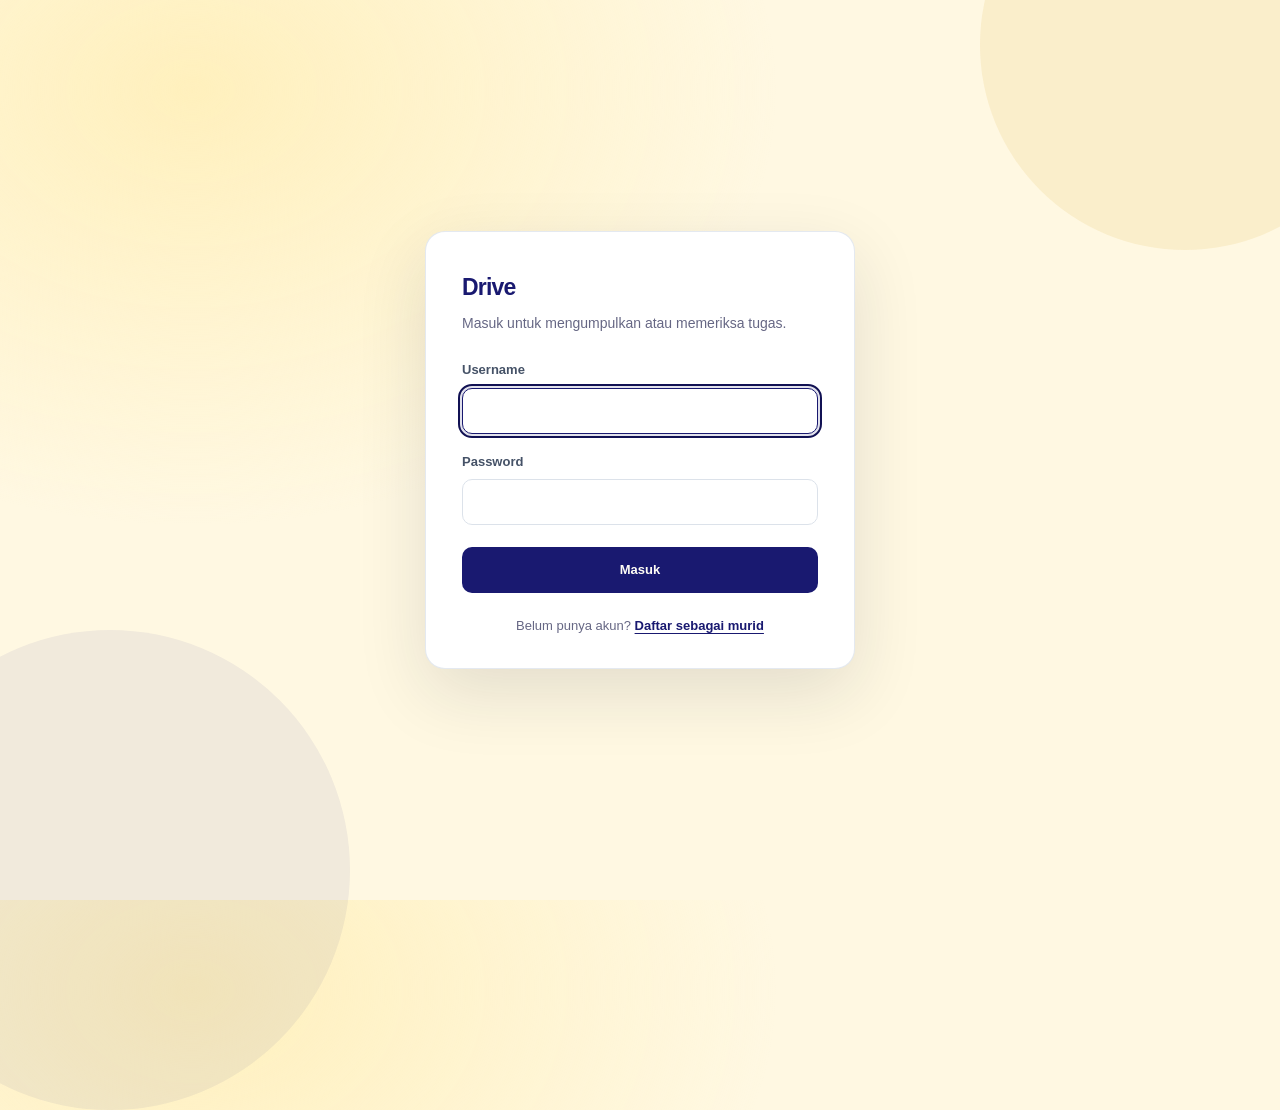
<file: webdrive/index.html>
<!DOCTYPE html>
<html lang="id">
<head>
<meta charset="UTF-8">
<meta name="viewport" content="width=device-width, initial-scale=1">
<title>Web Drive Tugas Python</title>
<link rel="stylesheet" href="style.css">
</head>
<body class="auth-body" data-page="index" data-public="true">
<div class="auth-wrap">
    <p style="color:#8a8a8a;">Memuat...</p>
</div>
<script src="common.js"></script>
<script src="auth.js"></script>
</body>
</html>
</file>
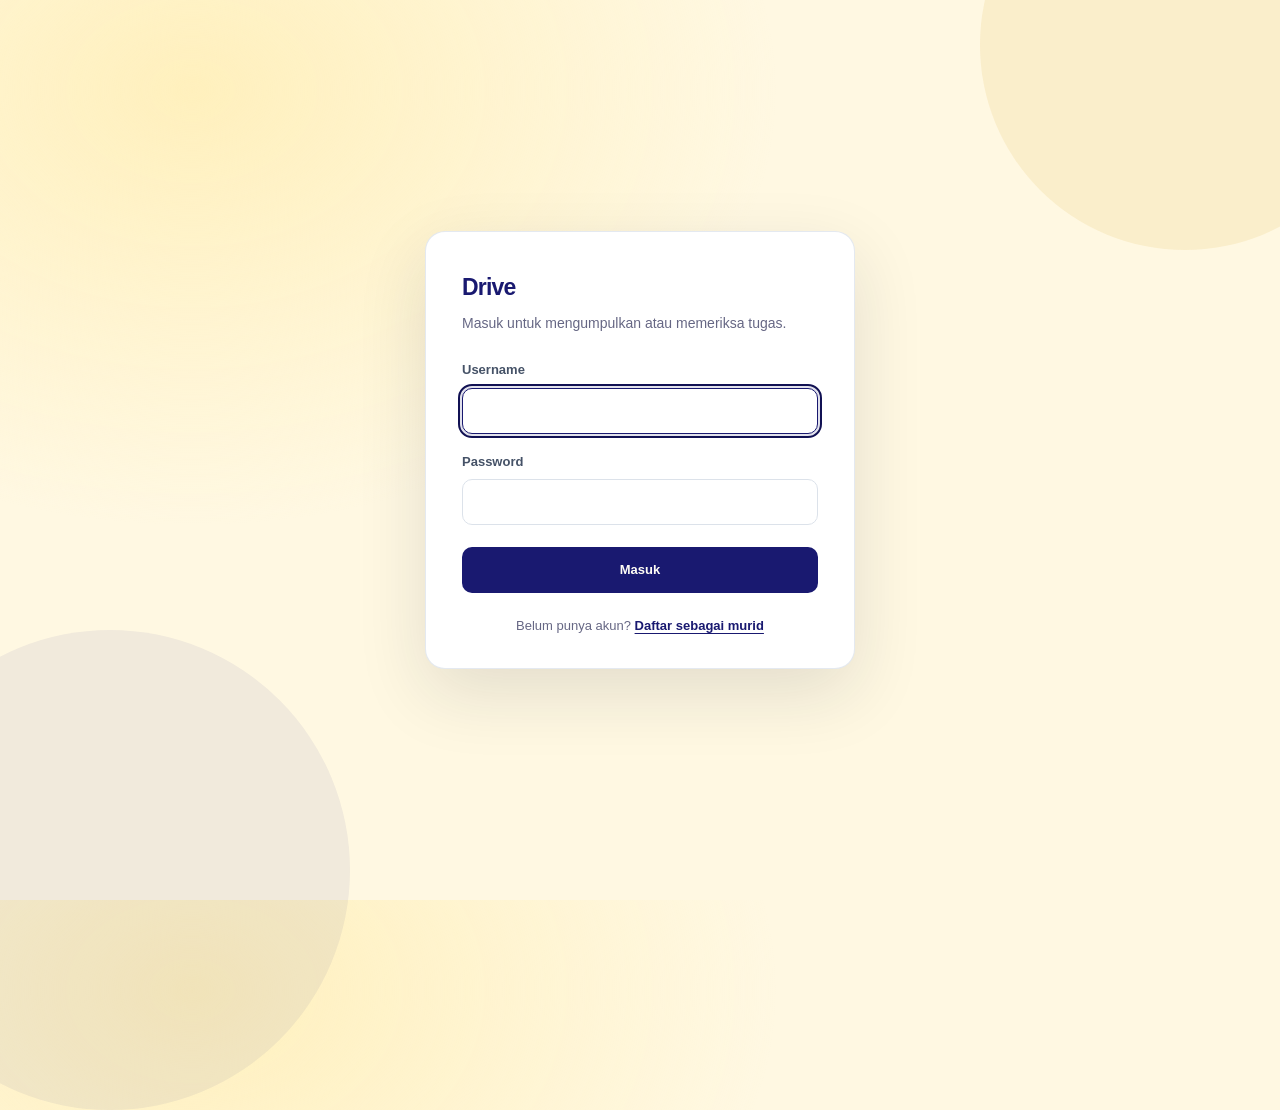
<file: webdrive/dashboard-guru.html>
<!DOCTYPE html>
<html lang="id">
<head>
<meta charset="UTF-8">
<meta name="viewport" content="width=device-width, initial-scale=1">
<title>Dashboard Guru - Web Drive Tugas Python</title>
<link rel="stylesheet" href="style.css?v=4">
</head>
<body class="dashboard-guru-page">

<header>
    <h1>🎓 Dashboard Guru</h1>
    <div class="header-right">
        <span class="user-chip">👤 <span id="userName">...</span></span>
        <button class="btn btn-logout" id="logoutBtn">Keluar</button>
    </div>
</header>

<main>
    <div id="flash" class="flash" style="display:none;"></div>

    <div class="stats">
        <div class="stat"><div class="num" id="statTotal">0</div><div class="lbl">Tugas masuk</div></div>
        <div class="stat pending"><div class="num" id="statPending">0</div><div class="lbl">Belum diperiksa</div></div>
        <div class="stat done"><div class="num" id="statDone">0</div><div class="lbl">Sudah diperiksa</div></div>
        <div class="stat"><div class="num" id="statStudents">0</div><div class="lbl">Murid yang mengumpulkan</div></div>
    </div>

    <div class="card">
        <h2>Tugas dari murid</h2>

        <div class="filters">
            <input type="text" id="search" placeholder="Cari nama murid, nama file, atau keterangan..." aria-label="Cari tugas">
            <select id="statusFilter" aria-label="Filter status">
                <option value="all">Semua status</option>
                <option value="pending">Belum diperiksa</option>
                <option value="done">Sudah diperiksa</option>
            </select>
        </div>

        <div id="tableWrapper"><p class="empty">Memuat data...</p></div>
    </div>

    <!-- Hasil Run ala terminal VS Code -->
    <div id="runModal" class="modal-overlay" style="display:none;">
        <div class="terminal-box">
            <div class="terminal-titlebar">
                <div class="terminal-dots">
                    <span class="dot-red"></span>
                    <span class="dot-yellow"></span>
                    <span class="dot-green"></span>
                </div>
                <span class="terminal-tab" id="runFilename">Terminal</span>
            </div>
            <div class="terminal-body">
                <div class="terminal-prompt" id="runPrompt"></div>
                <pre class="terminal-output" id="runOutput"></pre>
                <div class="terminal-status" id="runStatus"></div>
            </div>
            <div class="terminal-footer">
                <button id="closeModal">Tutup Terminal</button>
            </div>
        </div>
    </div>
</main>

<script src="common.js"></script>
<script src="guru.js"></script>
</body>
</html>
</file>
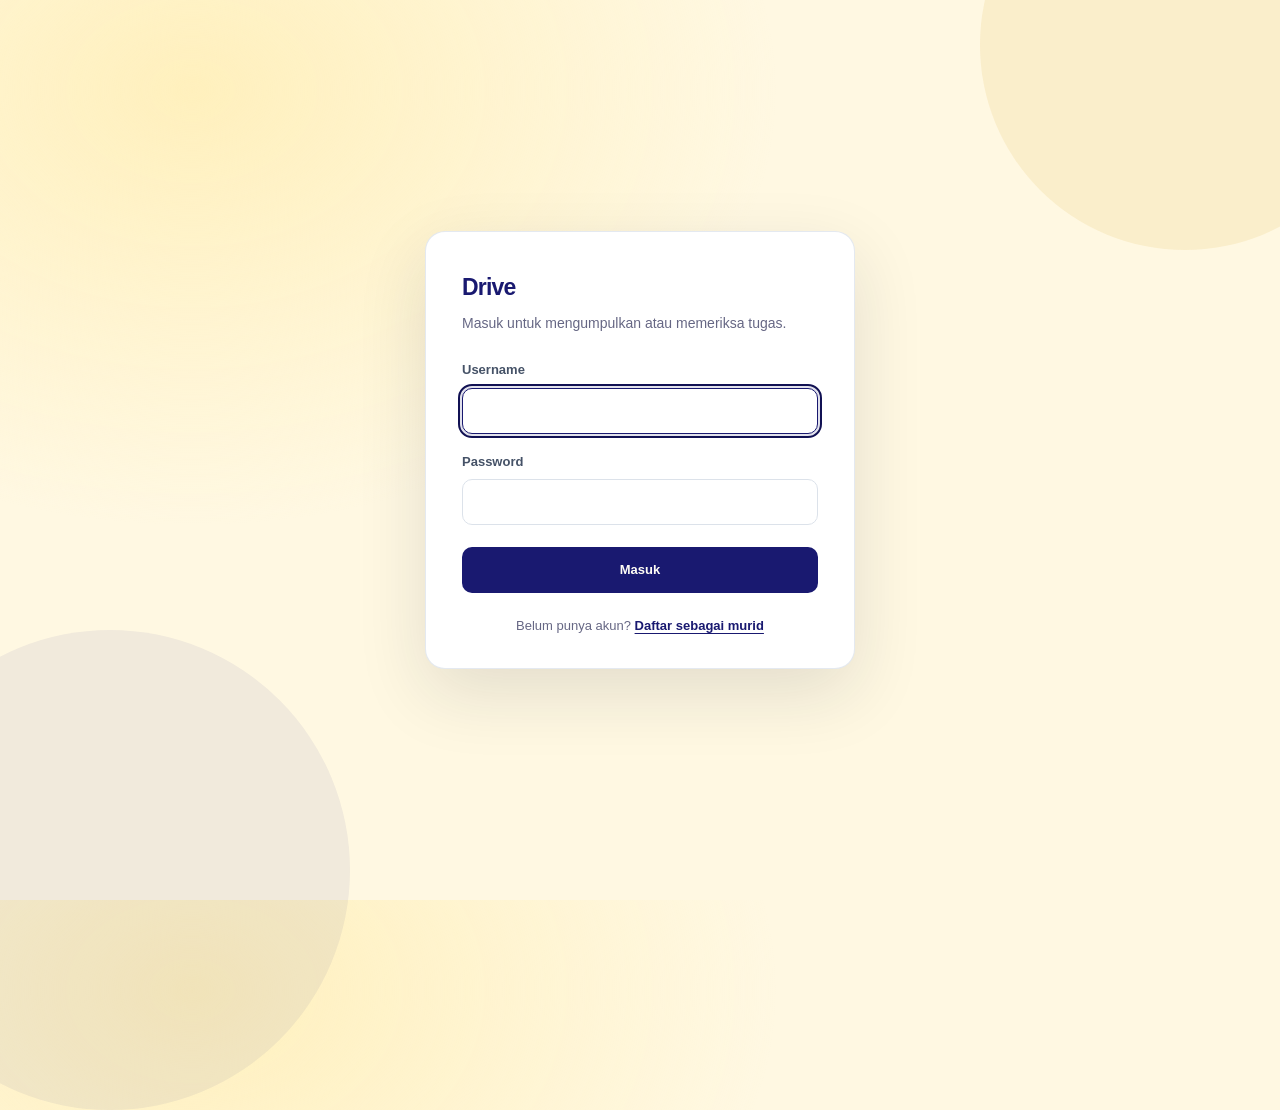
<file: webdrive/dashboard-murid.html>
<!DOCTYPE html>
<html lang="id">
<head>
<meta charset="UTF-8">
<meta name="viewport" content="width=device-width, initial-scale=1">
<title>Dashboard Murid - Web Drive Tugas Python</title>
<link rel="stylesheet" href="style.css?v=5">
</head>
<body class="dashboard-murid-page">

<header>
    <h1>Dashboard Murid</h1>
    <div class="header-right">
        <span class="user-chip">👤 <span id="userName">...</span></span>
        <button class="btn btn-logout" id="logoutBtn">Keluar</button>
    </div>
</header>

<main>
    <div id="flash" class="flash" style="display:none;"></div>

    <div class="card">
        <h2>Kumpulkan tugas</h2>
        <form class="upload-form" id="uploadForm">
            <div class="form-group upload-file-group">
                <label for="pyfile">File Python (.py, maksimal 5 MB)</label>
                <input type="file" id="pyfile" accept=".py" required>
            </div>
            <div class="form-group">
                <label for="description">Keterangan tugas</label>
                <input type="text" id="description" placeholder="Contoh: Tugas 3 - Looping (opsional)">
            </div>
            <div class="form-group upload-submit-group">
                <button type="submit" class="btn btn-primary" id="uploadBtn">⬆ Unggah</button>
            </div>
        </form>
    </div>

    <div class="card">
        <h2>Tugas yang sudah kamu kumpulkan <span id="summary" style="color:#8a8a8a;font-size:13px;font-weight:400;"></span></h2>
        <div id="tableWrapper"><p class="empty">Memuat data...</p></div>
        <p class="hint">Tugas yang sudah diperiksa guru tidak bisa dihapus lagi.</p>
    </div>
</main>

<script src="common.js"></script>
<script src="murid.js"></script>
</body>
</html>
</file>
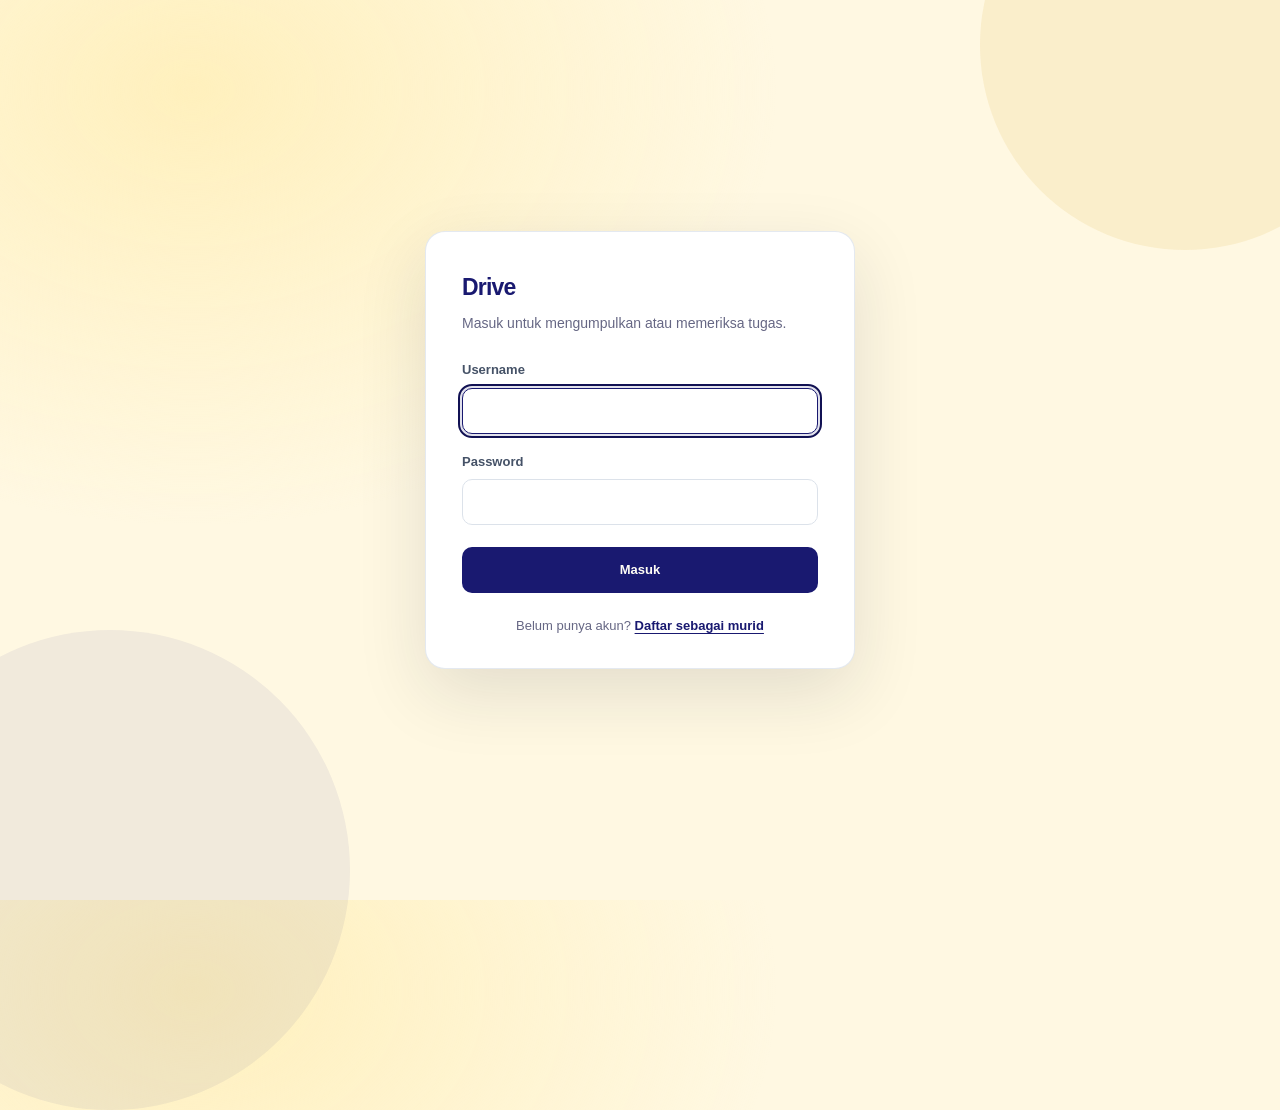
<file: webdrive/login.html>
<!DOCTYPE html>
<html lang="id">
<head>
<meta charset="UTF-8">
<meta name="viewport" content="width=device-width, initial-scale=1">
<title>Masuk - Web Drive Tugas Python</title>
<link rel="stylesheet" href="style.css?v=4">
</head>
<body class="auth-body" data-page="login" data-public="true">
<div class="auth-wrap">
    <div class="auth-card">
<h1>Drive</h1>
        <p class="auth-sub">Masuk untuk mengumpulkan atau memeriksa tugas.</p>

        <div id="flash" class="flash" style="display:none;"></div>

        <form id="loginForm">
            <div class="form-group">
                <label for="username">Username</label>
                <input type="text" id="username" autocomplete="username" required autofocus>
            </div>
            <div class="form-group">
                <label for="password">Password</label>
                <input type="password" id="password" autocomplete="current-password" required>
            </div>
            <button type="submit" class="btn btn-primary btn-block" id="loginBtn">Masuk</button>
        </form>

        <p class="auth-switch">Belum punya akun? <a href="register.html">Daftar sebagai murid</a></p>
    </div>
</div>
<script src="common.js"></script>
<script src="auth.js"></script>
</body>
</html>
</file>
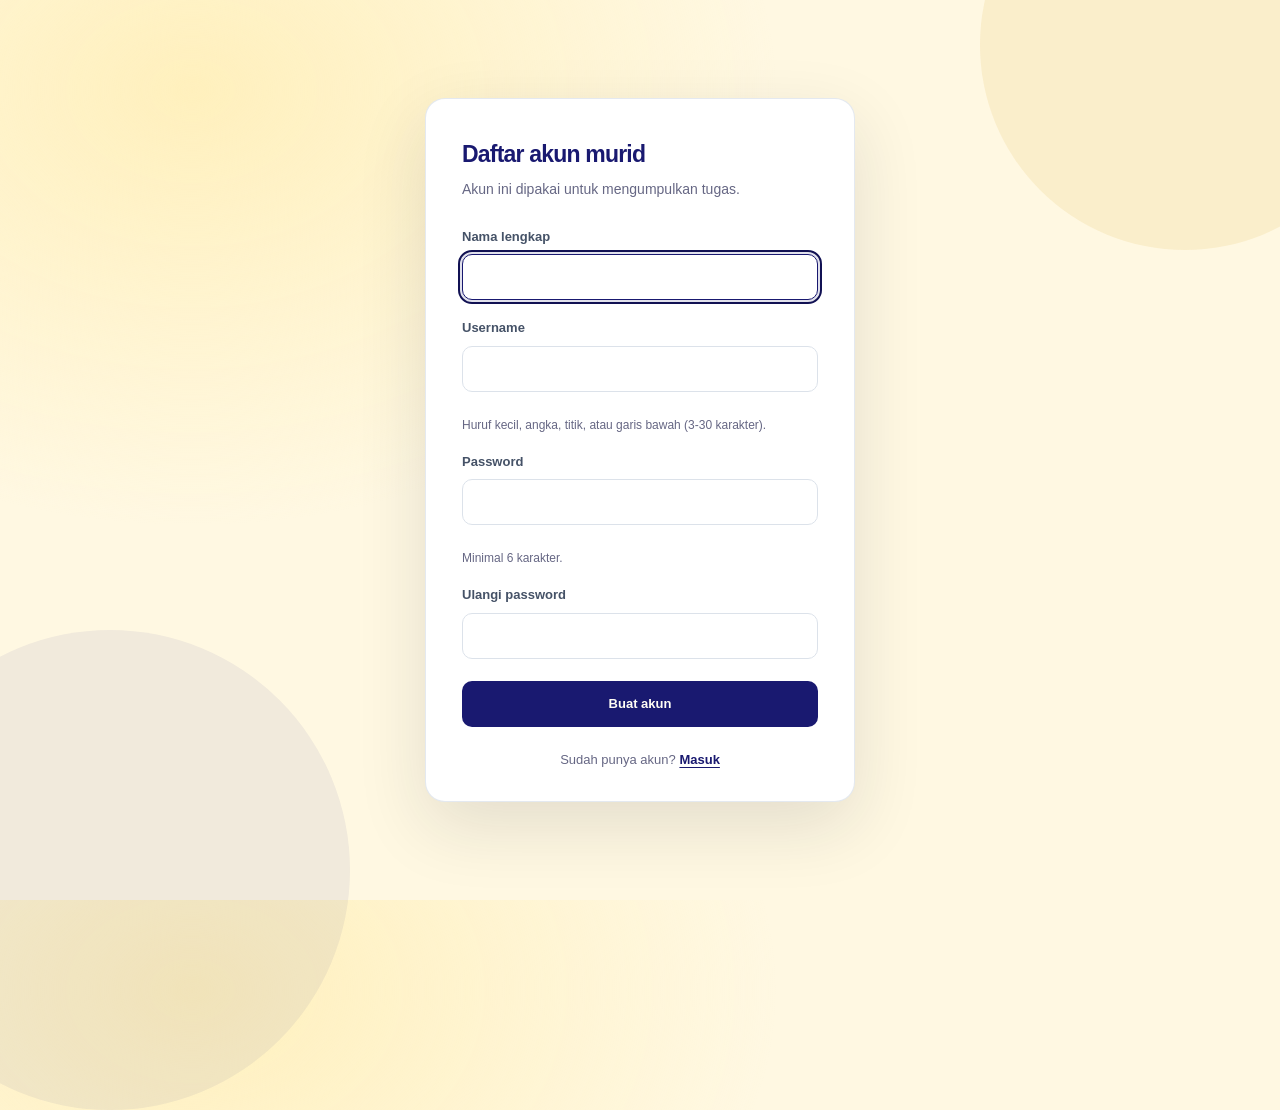
<file: webdrive/register.html>
<!DOCTYPE html>
<html lang="id">
<head>
<meta charset="UTF-8">
<meta name="viewport" content="width=device-width, initial-scale=1">
<title>Daftar Murid - Web Drive Tugas Python</title>
<link rel="stylesheet" href="style.css?v=6">
</head>
<body class="auth-body" data-page="register" data-public="true">
<div class="auth-wrap">
    <div class="auth-card">
        <h1>Daftar akun murid</h1>
        <p class="auth-sub">Akun ini dipakai untuk mengumpulkan tugas.</p>

        <div id="flash" class="flash" style="display:none;"></div>

        <form id="registerForm">
            <div class="form-group">
                <label for="name">Nama lengkap</label>
                <input type="text" id="name" autocomplete="name" required autofocus>
            </div>
            <div class="form-group">
                <label for="username">Username</label>
                <input type="text" id="username" autocomplete="username" required>
                <p class="hint">Huruf kecil, angka, titik, atau garis bawah (3-30 karakter).</p>
            </div>
            <div class="form-group">
                <label for="password">Password</label>
                <input type="password" id="password" autocomplete="new-password" required minlength="6">
                <p class="hint">Minimal 6 karakter.</p>
            </div>
            <div class="form-group">
                <label for="password2">Ulangi password</label>
                <input type="password" id="password2" autocomplete="new-password" required>
            </div>
            <button type="submit" class="btn btn-primary btn-block" id="registerBtn">Buat akun</button>
        </form>

        <p class="auth-switch">Sudah punya akun? <a href="login.html">Masuk</a></p>
    </div>
</div>
<script src="common.js"></script>
<script src="auth.js"></script>
</body>
</html>
</file>
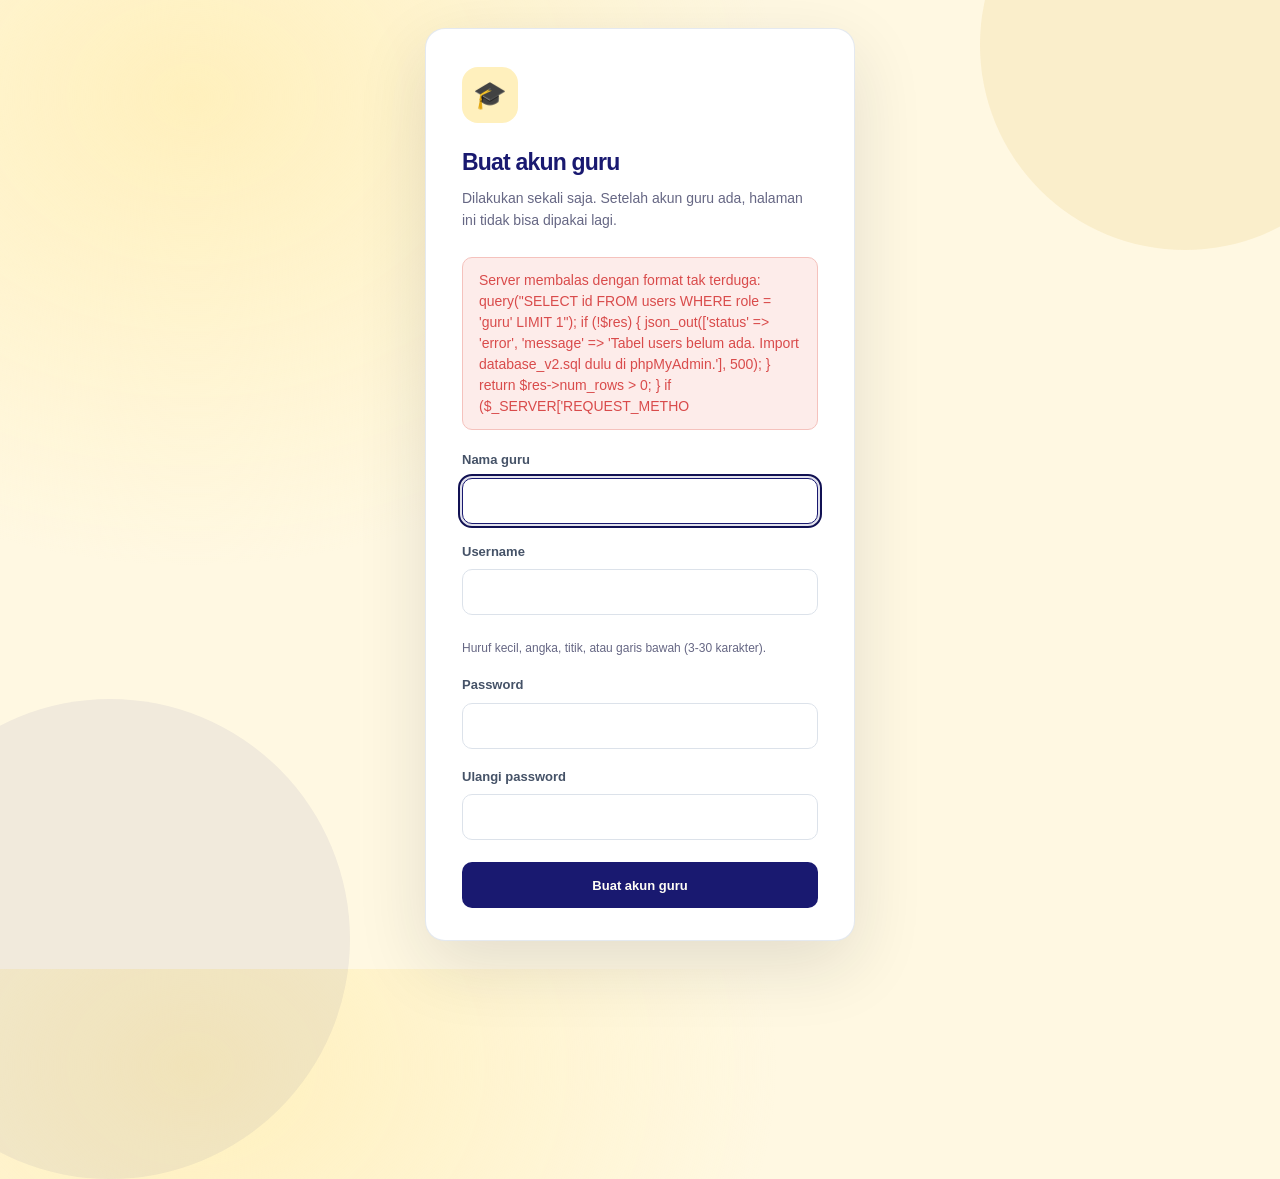
<file: webdrive/setup_guru.html>
<!DOCTYPE html>
<html lang="id">
<head>
<meta charset="UTF-8">
<meta name="viewport" content="width=device-width, initial-scale=1">
<title>Buat Akun Guru - Web Drive Tugas Python</title>
<link rel="stylesheet" href="style.css">
</head>
<body class="auth-body" data-page="setup" data-public="true">
<div class="auth-wrap">
    <div class="auth-card">
        <div class="auth-logo">🎓</div>
        <h1>Buat akun guru</h1>
        <p class="auth-sub">Dilakukan sekali saja. Setelah akun guru ada, halaman ini tidak bisa dipakai lagi.</p>

        <div id="flash" class="flash" style="display:none;"></div>

        <div id="setupDone" style="display:none;">
            <p>Akun guru sudah dibuat. Silakan masuk, lalu hapus file <b>setup_guru.html</b> dan <b>setup_guru.php</b> dari folder project.</p>
            <a href="login.html" class="btn btn-primary btn-block" style="text-align:center;">Ke halaman masuk</a>
        </div>

        <form id="setupForm">
            <div class="form-group">
                <label for="name">Nama guru</label>
                <input type="text" id="name" required autofocus>
            </div>
            <div class="form-group">
                <label for="username">Username</label>
                <input type="text" id="username" autocomplete="username" required>
                <p class="hint">Huruf kecil, angka, titik, atau garis bawah (3-30 karakter).</p>
            </div>
            <div class="form-group">
                <label for="password">Password</label>
                <input type="password" id="password" autocomplete="new-password" required minlength="6">
            </div>
            <div class="form-group">
                <label for="password2">Ulangi password</label>
                <input type="password" id="password2" autocomplete="new-password" required>
            </div>
            <button type="submit" class="btn btn-primary btn-block" id="setupBtn">Buat akun guru</button>
        </form>
    </div>
</div>
<script src="common.js"></script>
<script src="auth.js"></script>
</body>
</html>
</file>
<file: webdrive/style.css>
:root {
    --yellow: #FFC107;
    --yellow-dark: #E5A800;
    --yellow-light: #FFF6DC;
    --white: #FFFFFF;
    --text: #2B2B2B;
    --muted: #8a8a8a;
    --danger: #E74C3C;
    --success: #27ae60;
    --radius: 12px;
}

* { box-sizing: border-box; }

body {
    margin: 0;
    font-family: 'Segoe UI', Roboto, Arial, sans-serif;
    background: var(--white);
    color: var(--text);
}

header {
    background: var(--yellow);
    padding: 22px 32px;
    display: flex;
    align-items: center;
    justify-content: space-between;
    box-shadow: 0 2px 8px rgba(0,0,0,0.08);
}

header h1 {
    margin: 0;
    font-size: 22px;
    display: flex;
    align-items: center;
    gap: 10px;
}

header .badge {
    background: var(--white);
    color: var(--yellow-dark);
    padding: 4px 12px;
    border-radius: 20px;
    font-size: 12px;
    font-weight: 600;
}

main {
    max-width: 960px;
    margin: 30px auto;
    padding: 0 20px 60px;
}

.card {
    background: var(--white);
    border: 1px solid #f0e2b0;
    border-radius: var(--radius);
    padding: 24px;
    margin-bottom: 28px;
    box-shadow: 0 2px 10px rgba(0,0,0,0.04);
}

.card h2 {
    margin-top: 0;
    font-size: 18px;
    color: var(--yellow-dark);
    border-bottom: 2px solid var(--yellow-light);
    padding-bottom: 10px;
}

.upload-form {
    display: flex;
    flex-wrap: wrap;
    gap: 14px;
    align-items: flex-end;
}

.form-group {
    display: flex;
    flex-direction: column;
    gap: 6px;
    flex: 1 1 200px;
}

label {
    font-size: 13px;
    font-weight: 600;
    color: var(--muted);
}

input[type="text"], input[type="file"] {
    padding: 10px 12px;
    border: 1px solid #ddd;
    border-radius: 8px;
    font-size: 14px;
    background: var(--yellow-light);
}

button, .btn {
    border: none;
    padding: 10px 18px;
    border-radius: 8px;
    font-weight: 600;
    cursor: pointer;
    font-size: 14px;
    text-decoration: none;
    display: inline-block;
    transition: transform 0.08s ease, opacity 0.15s ease;
}

button:active, .btn:active { transform: scale(0.97); }

.btn-primary {
    background: var(--yellow);
    color: #2B2B2B;
}
.btn-primary:hover { background: var(--yellow-dark); }

.btn-run {
    background: #FFF0B3;
    color: #6b4e00;
}
.btn-download {
    background: #FFFDF5;
    color: var(--yellow-dark);
    border: 1px solid var(--yellow);
}
.btn-delete {
    background: var(--danger);
    color: var(--white);
}
.btn-back {
    background: #eee;
    color: #333;
}

table {
    width: 100%;
    border-collapse: collapse;
    font-size: 14px;
}

th, td {
    text-align: left;
    padding: 12px 10px;
    border-bottom: 1px solid #f2e9c8;
}

th {
    color: var(--yellow-dark);
    font-size: 12px;
    text-transform: uppercase;
    letter-spacing: 0.03em;
}

tr:hover { background: var(--yellow-light); }

.actions { display: flex; gap: 8px; flex-wrap: wrap; }

.empty {
    text-align: center;
    color: var(--muted);
    padding: 30px 0;
}

.flash {
    padding: 12px 16px;
    border-radius: 8px;
    margin-bottom: 20px;
    font-size: 14px;
}
.flash.success { background: #eafaf1; color: var(--success); border: 1px solid #b6e8c9; }
.flash.error { background: #fdecea; color: var(--danger); border: 1px solid #f5c2bd; }

pre.output {
    background: #1e1e1e;
    color: #d4d4d4;
    padding: 18px;
    border-radius: 8px;
    overflow-x: auto;
    white-space: pre-wrap;
    word-break: break-word;
    font-family: Consolas, Monaco, monospace;
    font-size: 13px;
}

.meta { color: var(--muted); font-size: 12px; margin-bottom: 14px; }

.modal-overlay {
    position: fixed;
    inset: 0;
    background: rgba(0,0,0,0.6);
    display: flex;
    align-items: center;
    justify-content: center;
    z-index: 100;
    padding: 20px;
}

/* ---- Terminal ala VS Code ---- */
.terminal-box {
    background: #1e1e1e;
    border-radius: 10px;
    max-width: 720px;
    width: 100%;
    max-height: 82vh;
    overflow: hidden;
    box-shadow: 0 20px 60px rgba(0,0,0,0.45);
    display: flex;
    flex-direction: column;
    font-family: Consolas, 'Cascadia Code', Monaco, monospace;
}

.terminal-titlebar {
    background: #323233;
    padding: 10px 14px;
    display: flex;
    align-items: center;
    gap: 10px;
}

.terminal-dots { display: flex; gap: 7px; }
.terminal-dots span {
    width: 12px;
    height: 12px;
    border-radius: 50%;
    display: inline-block;
}
.dot-red { background: #ff5f56; }
.dot-yellow { background: #ffbd2e; }
.dot-green { background: #27c93f; }

.terminal-tab {
    color: #cccccc;
    font-size: 12px;
    background: #1e1e1e;
    padding: 4px 12px;
    border-radius: 6px 6px 0 0;
    margin-left: 6px;
}

.terminal-body {
    padding: 14px 18px 18px;
    overflow-y: auto;
    flex: 1;
}

.terminal-prompt {
    color: #4ec9b0;
    font-size: 13px;
    margin-bottom: 10px;
    white-space: pre-wrap;
    word-break: break-word;
}
.terminal-prompt .arrow { color: #569cd6; }
.terminal-prompt .cmd { color: #dcdcaa; }

.terminal-output {
    color: #d4d4d4;
    font-size: 13px;
    white-space: pre-wrap;
    word-break: break-word;
    margin: 0;
    line-height: 1.5;
}

.terminal-status {
    font-size: 12px;
    margin-top: 14px;
    padding-top: 10px;
    border-top: 1px solid #333;
}
.status-ok { color: #4ec9b0; }
.status-error { color: #f14c4c; }

.terminal-footer {
    background: #007acc;
    padding: 5px 14px;
    display: flex;
    justify-content: flex-end;
}
.terminal-footer button {
    background: transparent;
    color: #fff;
    border: none;
    font-size: 12px;
    cursor: pointer;
    padding: 4px 10px;
    border-radius: 4px;
}
.terminal-footer button:hover { background: rgba(255,255,255,0.15); }


/* ============================================================
   VERSI 2 - login, dashboard guru & murid
   ============================================================ */

input[type="password"], select {
    padding: 10px 12px;
    border: 1px solid #ddd;
    border-radius: 8px;
    font-size: 14px;
    background: var(--yellow-light);
    font-family: inherit;
    color: var(--text);
}

input[type="text"]:focus, input[type="password"]:focus, input[type="file"]:focus,
select:focus, button:focus-visible, .btn:focus-visible, a:focus-visible {
    outline: 2px solid var(--yellow-dark);
    outline-offset: 2px;
}

button:disabled { opacity: 0.45; cursor: not-allowed; }

/* ---- Halaman login / daftar / setup ---- */
.auth-body { background: var(--yellow-light); }

.auth-wrap {
    min-height: 100vh;
    display: flex;
    align-items: center;
    justify-content: center;
    padding: 24px 16px;
}

.auth-card {
    background: var(--white);
    border: 1px solid #f0e2b0;
    border-radius: 16px;
    padding: 32px 28px;
    width: 100%;
    max-width: 400px;
    box-shadow: 0 6px 24px rgba(180, 140, 0, 0.12);
}

.auth-logo {
    width: 52px;
    height: 52px;
    background: var(--yellow);
    border-radius: 14px;
    display: flex;
    align-items: center;
    justify-content: center;
    font-size: 26px;
    margin-bottom: 16px;
}

.auth-card h1 { margin: 0 0 4px; font-size: 21px; }
.auth-sub { margin: 0 0 22px; color: var(--muted); font-size: 14px; }
.auth-card .form-group { margin-bottom: 14px; flex: none; }
.auth-switch { text-align: center; margin: 18px 0 0; font-size: 13px; color: var(--muted); }
.auth-switch a { color: var(--yellow-dark); font-weight: 600; }
.btn-block { width: 100%; padding: 12px 18px; }
.hint { font-size: 12px; color: var(--muted); margin: 4px 0 0; }

/* ---- Header dashboard ---- */
.header-right { display: flex; align-items: center; gap: 12px; flex-wrap: wrap; }

.user-chip {
    background: var(--white);
    color: #6b4e00;
    padding: 6px 14px;
    border-radius: 20px;
    font-size: 13px;
    font-weight: 600;
}

.btn-logout { background: #2B2B2B; color: var(--white); padding: 8px 16px; }
.btn-logout:hover { background: #000; }

/* ---- Ringkasan angka (dashboard guru) ---- */
.stats {
    display: grid;
    grid-template-columns: repeat(auto-fit, minmax(170px, 1fr));
    gap: 14px;
    margin-bottom: 28px;
}

.stat {
    background: var(--white);
    border: 1px solid #f0e2b0;
    border-radius: var(--radius);
    padding: 16px 18px;
}
.stat .num { font-size: 30px; font-weight: 700; line-height: 1.1; }
.stat .lbl { font-size: 13px; color: var(--muted); margin-top: 4px; }
.stat.pending { background: var(--yellow-light); }
.stat.pending .num { color: var(--yellow-dark); }
.stat.done .num { color: var(--success); }

/* ---- Filter ---- */
.filters { display: flex; gap: 12px; flex-wrap: wrap; margin-bottom: 16px; }
.filters input[type="text"] { flex: 1 1 220px; }

/* ---- Tabel ---- */
.table-scroll { overflow-x: auto; }
.cell-name { font-weight: 600; }
.cell-sub { display: block; font-size: 12px; color: var(--muted); font-weight: 400; }

.badge-status {
    display: inline-block;
    padding: 4px 10px;
    border-radius: 20px;
    font-size: 12px;
    font-weight: 600;
    white-space: nowrap;
}
.badge-ok { background: #eafaf1; color: #1e8449; border: 1px solid #b6e8c9; }
.badge-wait { background: var(--yellow-light); color: #8a6400; border: 1px solid #f0d98a; }

.btn-check { background: #eafaf1; color: #1e8449; border: 1px solid #b6e8c9; }
.btn-uncheck { background: var(--white); color: #666; border: 1px solid #ccc; }

tr.row-pending td:first-child { box-shadow: inset 3px 0 0 var(--yellow); }

@media (max-width: 640px) {
    header { padding: 16px 18px; flex-wrap: wrap; gap: 10px; }
    header h1 { font-size: 18px; }
    main { margin-top: 20px; }
}

/* ---- Penyegaran tampilan login dan dashboard ---- */
:root {
    --yellow: #f4b400;
    --yellow-dark: #b77900;
    --yellow-light: #fff8e6;
    --white: #ffffff;
    --text: #172235;
    --muted: #68758a;
    --danger: #d94b4b;
    --success: #20845a;
    --radius: 16px;
}

body {
    min-height: 100vh;
    background: #f4f6fa;
    color: var(--text);
    font-family: Inter, 'Segoe UI', Roboto, Arial, sans-serif;
    line-height: 1.5;
}

header {
    position: relative;
    min-height: 76px;
    padding: 16px max(24px, calc((100vw - 1180px) / 2));
    background: #172235;
    color: #fff;
    box-shadow: 0 5px 18px rgba(23, 34, 53, .12);
}

header h1 { font-size: 20px; font-weight: 700; letter-spacing: -.02em; }
header h1:first-letter { color: #ffc83d; }

main {
    width: min(1180px, 100%);
    max-width: 1180px;
    margin: 34px auto;
    padding: 0 24px 64px;
}

.card {
    margin-bottom: 22px;
    padding: 26px;
    border: 1px solid #e7ebf1;
    border-radius: var(--radius);
    background: #fff;
    box-shadow: 0 8px 28px rgba(23, 34, 53, .045);
}

.card h2 {
    display: flex;
    align-items: baseline;
    flex-wrap: wrap;
    gap: 8px;
    margin: 0 0 20px;
    padding: 0 0 14px;
    border-bottom: 1px solid #edf0f4;
    color: var(--text);
    font-size: 18px;
    letter-spacing: -.015em;
}

.stats { grid-template-columns: repeat(4, minmax(0, 1fr)); gap: 16px; margin-bottom: 22px; }
.stat {
    position: relative;
    overflow: hidden;
    padding: 21px 22px;
    border: 1px solid #e7ebf1;
    border-radius: var(--radius);
    background: #fff;
    box-shadow: 0 8px 24px rgba(23, 34, 53, .04);
}
.stat::after {
    position: absolute;
    top: 0;
    left: 0;
    width: 4px;
    height: 100%;
    background: #f4b400;
    content: '';
}
.stat.pending { background: #fffaf0; }
.stat.done::after { background: #35a879; }
.stat .num { color: var(--text); font-size: 32px; letter-spacing: -.04em; }
.stat .lbl { color: var(--muted); font-size: 13px; }

input[type="text"], input[type="password"], input[type="file"], select {
    min-height: 44px;
    padding: 10px 13px;
    border: 1px solid #dce2ea;
    border-radius: 10px;
    background: #fff;
    color: var(--text);
    font: inherit;
    transition: border-color .15s ease, box-shadow .15s ease;
}
input[type="file"] { background: #fbfcfe; }
input::placeholder { color: #9aa4b2; }
input:focus, select:focus {
    border-color: #e2a700;
    outline: 0;
    box-shadow: 0 0 0 3px rgba(244, 180, 0, .15);
}
label { color: #455267; font-size: 13px; }

button, .btn {
    min-height: 40px;
    padding: 10px 15px;
    border-radius: 10px;
    font: inherit;
    font-size: 13px;
    font-weight: 650;
    transition: background .15s ease, color .15s ease, border-color .15s ease, transform .12s ease, box-shadow .15s ease;
}
.btn-primary { background: #f4b400; color: #27210e; }
.btn-primary:hover { background: #e6a900; box-shadow: 0 4px 12px rgba(210, 151, 0, .2); }
.btn-logout { min-height: 38px; background: rgba(255,255,255,.1); color: #fff; border: 1px solid rgba(255,255,255,.2); }
.btn-logout:hover { background: rgba(255,255,255,.18); }
.user-chip { padding: 7px 12px; background: rgba(255,255,255,.1); color: #f4f6fa; }

.filters { align-items: center; margin-bottom: 18px; }
.filters input[type="text"] { min-width: 220px; }
.table-scroll { border: 1px solid #edf0f4; border-radius: 12px; }
table { min-width: 680px; font-size: 13px; }
th, td { padding: 14px 13px; border-bottom-color: #edf0f4; }
th { background: #f8f9fb; color: #627087; font-size: 11px; letter-spacing: .06em; }
tr:hover { background: #fffaf0; }
tr:last-child td { border-bottom: 0; }
.actions { min-width: 210px; gap: 6px; }
.actions .btn, .actions button { min-height: 34px; padding: 7px 10px; font-size: 12px; }
.btn-run { background: #edf4ff; color: #315f9e; }
.btn-run:hover { background: #dfeaff; }
.btn-download { border-color: #e5b437; background: #fff; color: #946700; }
.btn-download:hover { background: #fff8e6; }
.btn-delete { background: #fff0ef; color: #ba3b35; border: 1px solid #f3d0ce; }
.btn-delete:hover { background: #ffe4e1; }
.btn-check { background: #eaf7f0; color: #19744d; border-color: #c9e9d8; }
.btn-uncheck { background: #f6f7f9; color: #596579; border-color: #e1e5eb; }
.badge-status { padding: 5px 9px; }
.badge-wait { border-color: #f0dfaa; background: #fff8e6; color: #876100; }
.empty { padding: 38px 16px; }
.hint { margin: 16px 0 0; color: var(--muted); }
.flash { border-radius: 10px; }

/* Login */
.auth-body {
    position: relative;
    display: grid;
    min-height: 100vh;
    overflow: hidden;
    place-items: center;
    background: radial-gradient(ellipse at 15% 10%, #fff5d6 0, transparent 38%), #f3f5f9;
}
.auth-body::before, .auth-body::after {
    position: absolute;
    z-index: 0;
    border-radius: 50%;
    content: '';
    pointer-events: none;
}
.auth-body::before { top: -160px; right: -110px; width: 410px; height: 410px; background: rgba(244,180,0,.12); }
.auth-body::after { bottom: -210px; left: -130px; width: 480px; height: 480px; background: rgba(23,34,53,.045); }
.auth-wrap { position: relative; z-index: 1; width: 100%; min-height: auto; padding: 28px 18px; }
.auth-card {
    max-width: 430px;
    padding: 38px 36px 32px;
    border: 1px solid rgba(226,231,239,.9);
    border-radius: 20px;
    box-shadow: 0 24px 70px rgba(23,34,53,.12);
}
.auth-logo { width: 56px; height: 56px; margin-bottom: 22px; border-radius: 16px; background: #fff5d6; font-size: 27px; }
.auth-card h1 { margin-bottom: 7px; font-size: 23px; letter-spacing: -.035em; }
.auth-sub { margin-bottom: 26px; line-height: 1.6; }
.auth-card .form-group { gap: 8px; margin-bottom: 18px; }
.auth-card input { width: 100%; }
.auth-card .btn-block { min-height: 46px; margin-top: 4px; }
.auth-switch { margin-top: 23px; }
.auth-switch a { color: #936600; text-decoration-thickness: 1px; text-underline-offset: 3px; }

@media (max-width: 760px) {
    .stats { grid-template-columns: repeat(2, minmax(0, 1fr)); }
    main { margin: 22px auto; padding-right: 16px; padding-left: 16px; }
    .card { padding: 20px; }
    header { padding: 14px 18px; }
}
@media (max-width: 480px) {
    .stats { gap: 10px; }
    .stat { padding: 16px; }
    .stat .num { font-size: 27px; }
    .header-right { gap: 8px; }
    .user-chip { max-width: 190px; overflow: hidden; text-overflow: ellipsis; white-space: nowrap; }
    .auth-card { padding: 30px 23px 26px; }
    .upload-form { align-items: stretch; }
    .upload-form .form-group { flex-basis: 100% !important; }
    .upload-form button { width: 100%; }
}

/* Tata letak khusus dashboard guru */
.dashboard-guru-page .stats {
    grid-template-columns: repeat(4, minmax(0, 1fr));
    align-items: stretch;
}

.dashboard-guru-page .stat {
    display: flex;
    min-height: 112px;
    flex-direction: column;
    justify-content: center;
}

.dashboard-guru-page .stat .lbl {
    max-width: 190px;
    line-height: 1.4;
}

.dashboard-guru-page .actions {
    display: grid;
    min-width: 250px;
    grid-template-columns: repeat(2, minmax(105px, 1fr));
    gap: 7px;
}

.dashboard-guru-page .actions .btn,
.dashboard-guru-page .actions button {
    display: flex;
    min-height: 36px;
    align-items: center;
    justify-content: center;
    padding: 7px 9px;
    text-align: center;
    white-space: nowrap;
}

@media (max-width: 760px) {
    .dashboard-guru-page .stats { grid-template-columns: repeat(2, minmax(0, 1fr)); }
}

@media (max-width: 420px) {
    .dashboard-guru-page .stats { grid-template-columns: 1fr; }
}

/* Palet buttermilk dan midnight blue */
:root {
    --yellow: #191970;
    --yellow-dark: #111153;
    --yellow-light: #fff4ce;
    --text: #191970;
    --muted: #666784;
}

body { background: #fff8e2; color: #191970; }
header { background: #191970; color: #fffdf5; }
header h1:first-letter { color: #ffe9a6; }
main { color: #191970; }
.card, .stat { background: #fffdf5; border-color: #eee2b8; }
.card h2 { color: #191970; border-bottom-color: #f0e5c3; }
.stat.pending { background: #fff4ce; }
.stat .num, .stat.pending .num, .stat.done .num { color: #191970; }
.stat::after { background: #e6ca76; }
.stat.done::after { background: #191970; }
.btn-primary { background: #191970; color: #fffdf5; }
.btn-primary:hover { background: #111153; box-shadow: 0 4px 12px rgba(25,25,112,.2); }
input[type="text"], input[type="password"], input[type="file"], select { color: #191970; }
input:focus, select:focus { border-color: #191970; box-shadow: 0 0 0 3px rgba(25,25,112,.13); }
th { background: #fff8e2; color: #191970; }
tr:hover { background: #fff9e9; }
.btn-download { border-color: #d8c47f; color: #191970; }
.btn-download:hover { background: #fff4ce; }
.btn-run { background: #eeeffa; color: #191970; }
.btn-run:hover { background: #e2e3f5; }
.badge-wait { border-color: #e8d89c; background: #fff4ce; color: #514719; }
.auth-body { background: radial-gradient(ellipse at 15% 10%, #fff0bd 0, transparent 38%), #fff8e2; }
.auth-body::before { background: rgba(230,202,118,.22); }
.auth-body::after { background: rgba(25,25,112,.06); }
.auth-logo { background: #fff0bd; }
.auth-switch a { color: #191970; }
.btn-logout { background: rgba(255,255,255,.1); color: #fffdf5; }

/* Dashboard murid: unggah dan daftar tugas */
.dashboard-murid-page main { max-width: 1040px; }
.dashboard-murid-page .card { padding: 28px; }
.dashboard-murid-page .card h2 { margin-bottom: 22px; }
.dashboard-murid-page .upload-form {
    display: grid;
    grid-template-columns: minmax(0, 1fr) auto;
    align-items: end;
    gap: 18px 14px;
}
.dashboard-murid-page .upload-file-group {
    grid-column: 1 / -1;
    min-width: 0;
    flex: initial;
    gap: 9px;
}
.dashboard-murid-page .upload-file-group input[type="file"] {
    width: 100%;
    min-height: 54px;
    padding: 9px 12px;
    border: 1px dashed #d8c47f;
    background: #fffaf0;
}
.dashboard-murid-page .upload-form .form-group:not(.upload-file-group) {
    min-width: 0;
    flex: initial;
    gap: 9px;
}
.dashboard-murid-page .upload-submit-group { align-self: end; }
.dashboard-murid-page .upload-submit-group button { min-width: 126px; min-height: 44px; }
.dashboard-murid-page #summary {
    display: inline-flex;
    align-items: center;
    padding: 4px 10px;
    border: 1px solid #e8d89c;
    border-radius: 999px;
    background: #fff4ce;
    color: #191970 !important;
    font-size: 12px !important;
    font-weight: 600 !important;
}
.dashboard-murid-page .table-scroll { margin-top: 2px; }
.dashboard-murid-page table { min-width: 720px; }
.dashboard-murid-page .actions {
    display: flex;
    min-width: 175px;
    flex-wrap: nowrap;
    gap: 8px;
}
.dashboard-murid-page .actions .btn,
.dashboard-murid-page .actions button { justify-content: center; }
.dashboard-murid-page .hint { padding-top: 2px; font-size: 13px; }

@media (max-width: 600px) {
    .dashboard-murid-page .card { padding: 20px; }
    .dashboard-murid-page .upload-form { grid-template-columns: minmax(0, 1fr); gap: 14px; }
    .dashboard-murid-page .upload-file-group { grid-column: auto; }
    .dashboard-murid-page .upload-submit-group button { width: 100%; }
    .dashboard-murid-page #summary { margin-top: 7px; }
}
</file>
